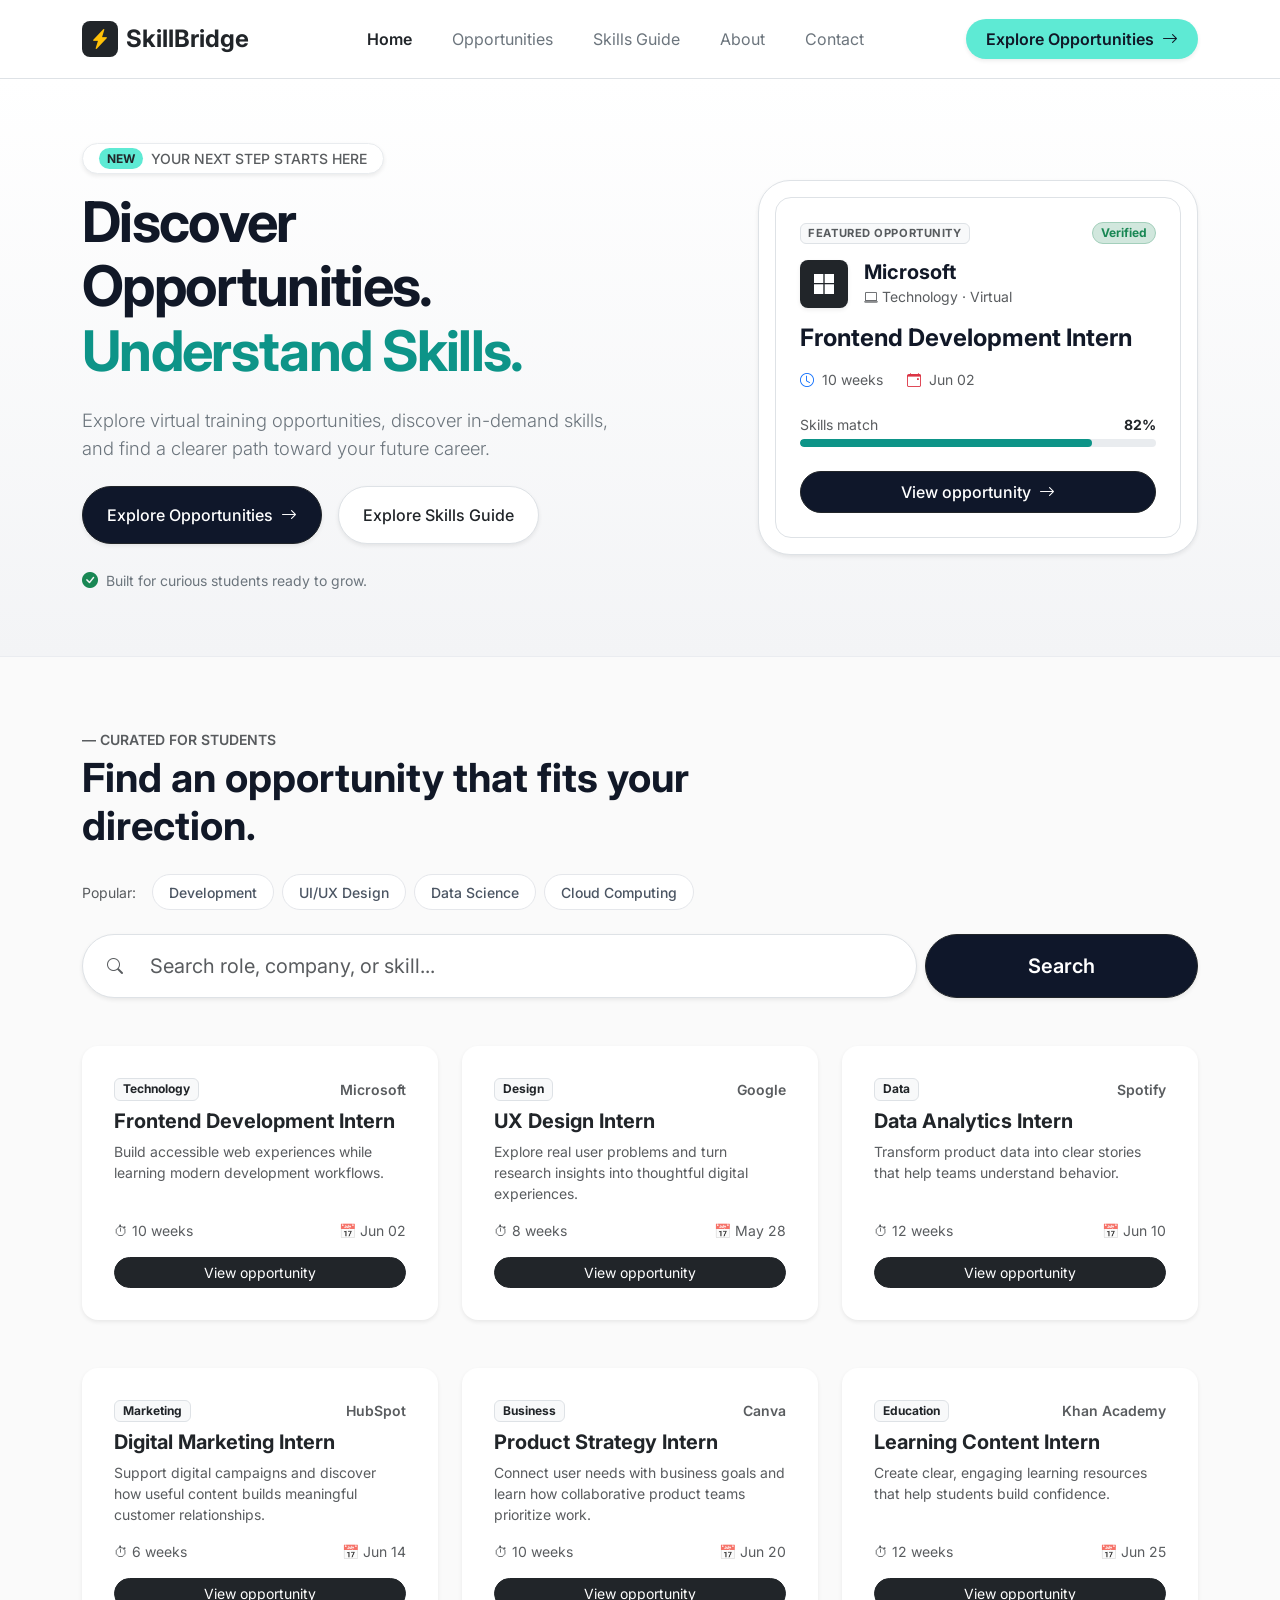
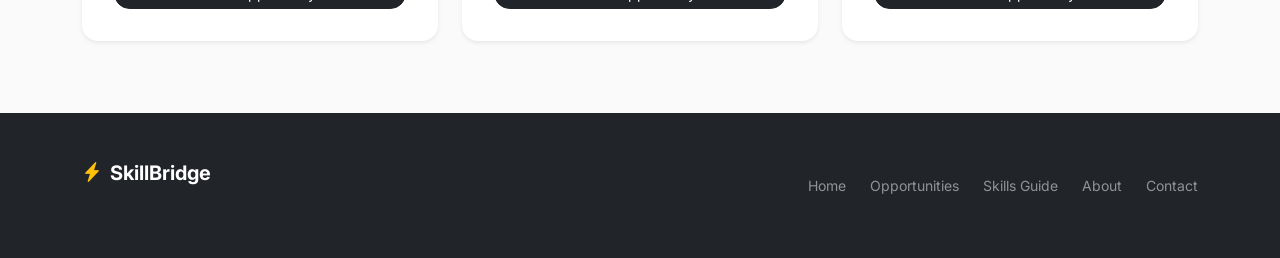
<file: skillbridge-project/index.html>
<!DOCTYPE html>
<html lang="en" dir="ltr">
<head>
    <meta charset="UTF-8">
    <meta name="viewport" content="width=device-width, initial-scale=1.0">
    <title>SkillBridge - Discover Opportunities, Understand Skills</title>
    <!-- Bootstrap 5 CSS -->
    <link href="https://cdn.jsdelivr.net/npm/bootstrap@5.3.2/dist/css/bootstrap.min.css" rel="stylesheet">
    <!-- Bootstrap Icons -->
    <link rel="stylesheet" href="https://cdn.jsdelivr.net/npm/bootstrap-icons@1.11.1/font/bootstrap-icons.css">
    <!-- Google Fonts -->
    <link href="https://fonts.googleapis.com/css2?family=Inter:wght@400;500;600;700&display=swap" rel="stylesheet">
    <style>
        body {
            font-family: 'Inter', sans-serif;
            background-color: #fafafa;
            color: #111827;
            overflow-x: hidden;
            margin: 0;
            padding: 0;
        }
        .hero-section {
            background: linear-gradient(180deg, #ffffff 0%, #f3f4f6 100%);
            border-bottom: 1px solid #eaecf0;
            padding: 4rem 0;
        }
        .btn-teal {
            background-color: #5eead4;
            color: #111827;
            transition: all 0.2s ease;
            font-weight: 600;
            border-radius: 50rem;
            padding: 0.5rem 1.25rem;
            border: none;
        }
        .btn-teal:hover {
            background-color: #2dd4bf;
            color: #111827;
        }
        .filter-chip {
            background-color: #ffffff;
            border: 1px solid #e5e7eb;
            color: #4b5563;
            border-radius: 50rem;
            padding: 0.4rem 1rem;
            font-size: 0.875rem;
            font-weight: 500;
            transition: all 0.2s ease;
            text-decoration: none;
        }
        .filter-chip:hover {
            background-color: #0f172a;
            color: #ffffff;
            border-color: #0f172a;
        }
        /* منع أي تداخل نهائياً عبر Flexbox صريح */
        .hero-container-flex {
            display: flex;
            align-items: center;
            justify-content: space-between;
            gap: 3rem;
            flex-wrap: wrap;
        }
        .hero-left-box {
            flex: 1;
            min-width: 300px;
        }
        .hero-right-box {
            flex: 1;
            min-width: 300px;
            display: flex;
            justify-content: flex-end;
        }
        @media (max-width: 991px) {
            .hero-right-box {
                justify-content: center;
            }
        }
    </style>
</head>
<body>

    <!-- Navbar -->
    <nav class="navbar navbar-expand-lg bg-white py-3 border-bottom sticky-top">
        <div class="container">
            <a class="navbar-brand d-flex align-items-center gap-2 text-dark text-decoration-none fw-bold" href="index.html">
                <div class="bg-dark text-white rounded-3 p-1 d-flex align-items-center justify-content-center" style="width: 36px; height: 36px;">
                    <i class="bi bi-lightning-charge-fill text-warning"></i>
                </div>
                <span class="fs-4">SkillBridge</span>
            </a>
            <button class="navbar-toggler border-0" type="button" data-bs-toggle="collapse" data-bs-target="#navbarNav">
                <span class="navbar-toggler-icon"></span>
            </button>
            <div class="collapse navbar-collapse justify-content-center" id="navbarNav">
                <ul class="navbar-nav gap-4">
                    <li class="nav-item"><a class="nav-link active fw-semibold text-dark" href="index.html">Home</a></li>
                    <li class="nav-item"><a class="nav-link text-secondary" href="opportunities.html">Opportunities</a></li>
                    <li class="nav-item"><a class="nav-link text-secondary" href="skills-guide.html">Skills Guide</a></li>
                    <li class="nav-item"><a class="nav-link text-secondary" href="about.html">About</a></li>
                    <li class="nav-item"><a class="nav-link text-secondary" href="contact.html">Contact</a></li>
                </ul>
            </div>
            <div class="d-none d-lg-block">
                <a href="opportunities.html" class="btn btn-teal shadow-sm text-decoration-none">Explore Opportunities <i class="bi bi-arrow-right ms-1"></i></a>
            </div>
        </div>
    </nav>

    <!-- Hero Section مع استخدام Flexbox نقي لمنع التداخل تماماً -->
    <header class="hero-section">
        <div class="container">
            <div class="hero-container-flex">
                
                <!-- النص على اليسار -->
                <div class="hero-left-box">
                    <div class="d-inline-flex align-items-center gap-2 px-3 py-1 rounded-pill bg-white border border-light-subtle shadow-sm mb-3">
                        <span class="badge rounded-pill text-dark" style="background-color: #5eead4;">NEW</span>
                        <span class="small text-muted fw-medium">YOUR NEXT STEP STARTS HERE</span>
                    </div>
                    <h1 class="display-4 fw-bold mb-4" style="letter-spacing: -0.03em; line-height: 1.15;">
                        Discover Opportunities.<br>
                        <span style="color: #0d9488;">Understand Skills.</span>
                    </h1>
                    <p class="text-secondary lead mb-4" style="font-size: 1.15rem;">
                        Explore virtual training opportunities, discover in-demand skills, and find a clearer path toward your future career.
                    </p>
                    <div class="d-flex flex-wrap gap-3 align-items-center">
                        <a href="opportunities.html" class="btn btn-dark rounded-pill px-4 py-3 fw-medium text-white text-decoration-none shadow-sm" style="background-color: #0f172a;">
                            Explore Opportunities <i class="bi bi-arrow-right ms-1"></i>
                        </a>
                        <a href="skills-guide.html" class="btn btn-white bg-white rounded-pill px-4 py-3 text-dark fw-medium border text-decoration-none shadow-sm">
                            Explore Skills Guide
                        </a>
                    </div>
                    <div class="mt-4 text-secondary small d-flex align-items-center gap-2">
                        <i class="bi bi-check-circle-fill text-success fs-6"></i> Built for curious students ready to grow.
                    </div>
                </div>

                <!-- البطاقة على اليمين بعيداً عن النص تماماً -->
                <div class="hero-right-box">
                    <div class="p-3 bg-white rounded-5 border shadow-sm w-100" style="max-width: 440px;">
                        <div class="p-4 rounded-4 border bg-white">
                            <div class="d-flex justify-content-between align-items-center mb-3">
                                <span class="badge bg-light text-muted border text-uppercase" style="font-size: 0.7rem; letter-spacing: 0.05em;">Featured Opportunity</span>
                                <span class="badge text-success border border-success-subtle rounded-pill bg-success-subtle">Verified</span>
                            </div>
                            <div class="d-flex align-items-center gap-3 mb-3">
                                <div class="bg-dark text-white rounded-3 p-2 fw-bold d-flex align-items-center justify-content-center shadow-sm" style="width: 48px; height: 48px;">
                                    <i class="bi bi-microsoft fs-5"></i>
                                </div>
                                <div>
                                    <h5 class="mb-0 fw-bold">Microsoft</h5>
                                    <small class="text-muted"><i class="bi bi-laptop me-1"></i>Technology · Virtual</small>
                                </div>
                            </div>
                            <h4 class="fw-bold mb-3">Frontend Development Intern</h4>
                            <div class="d-flex gap-4 text-muted small mb-4">
                                <span><i class="bi bi-clock me-1 text-primary"></i> 10 weeks</span>
                                <span><i class="bi bi-calendar-event me-1 text-danger"></i> Jun 02</span>
                            </div>
                            <div class="mb-3">
                                <div class="d-flex justify-content-between small text-muted mb-1">
                                    <span>Skills match</span>
                                    <span class="fw-bold text-dark">82%</span>
                                </div>
                                <div class="progress" style="height: 8px;">
                                    <div class="progress-bar rounded-pill" style="width: 82%; background-color: #0d9488;"></div>
                                </div>
                            </div>
                            <a href="opportunities.html" class="btn btn-dark w-100 rounded-pill py-2 text-decoration-none text-white d-block text-center mt-4 fw-medium" style="background-color: #0f172a;">
                                View opportunity <i class="bi bi-arrow-right ms-1"></i>
                            </a>
                        </div>
                    </div>
                </div>

            </div>
        </div>
    </header>

    <!-- Search Section -->
    <section class="container my-5 pt-4">
        <div class="row mb-4 align-items-end">
            <div class="col-lg-8">
                <p class="text-uppercase text-muted fw-semibold small mb-1">— CURATED FOR STUDENTS</p>
                <h2 class="fw-bold display-6 mb-0">Find an opportunity that fits your direction.</h2>
            </div>
        </div>

        <!-- Quick Filters -->
        <div class="d-flex flex-wrap gap-2 mb-4">
            <span class="text-muted small align-self-center me-2">Popular:</span>
            <a href="#" class="filter-chip">Development</a>
            <a href="#" class="filter-chip">UI/UX Design</a>
            <a href="#" class="filter-chip">Data Science</a>
            <a href="#" class="filter-chip">Cloud Computing</a>
        </div>

        <!-- Search Form -->
        <form id="searchForm" class="row g-2 mb-5">
            <div class="col-md-9">
                <div class="input-group bg-white rounded-pill border shadow-sm">
                    <span class="input-group-text bg-transparent border-0 ps-4 text-muted">
                        <i class="bi bi-search"></i>
                    </span>
                    <input type="text" id="searchInput" class="form-control form-control-lg border-0 bg-transparent py-3 shadow-none" placeholder="Search role, company, or skill..." required>
                </div>
            </div>
            <div class="col-md-3">
                <button type="submit" class="btn btn-dark btn-lg w-100 rounded-pill py-3 fw-semibold shadow-sm" style="background-color: #0f172a;">
                    Search
                </button>
            </div>
        </form>

        <!-- Dynamic Results Container -->
        <div id="resultsContainer" class="row g-4"></div>
    </section>

    <!-- Footer -->
    <footer class="bg-dark text-white py-5 mt-5">
        <div class="container d-flex flex-column flex-md-row justify-content-between align-items-center gap-3">
            <div>
                <h5 class="fw-bold mb-1 d-flex align-items-center gap-2">
                    <i class="bi bi-lightning-charge-fill text-warning"></i> SkillBridge
                </h5>
                <p class="text-muted small mb-0">Discover Opportunities. Understand Skills.</p>
            </div>
            <div class="d-flex gap-4 text-muted small">
                <a href="index.html" class="text-white-50 text-decoration-none">Home</a>
                <a href="opportunities.html" class="text-white-50 text-decoration-none">Opportunities</a>
                <a href="skills-guide.html" class="text-white-50 text-decoration-none">Skills Guide</a>
                <a href="about.html" class="text-white-50 text-decoration-none">About</a>
                <a href="contact.html" class="text-white-50 text-decoration-none">Contact</a>
            </div>
        </div>
    </footer>

    <!-- JS Files -->
    <script src="js/api.js"></script>
    <script src="js/main.js"></script>
    <script src="https://cdn.jsdelivr.net/npm/bootstrap@5.3.2/dist/js/bootstrap.bundle.min.js"></script>
</body>
</html>
</file>
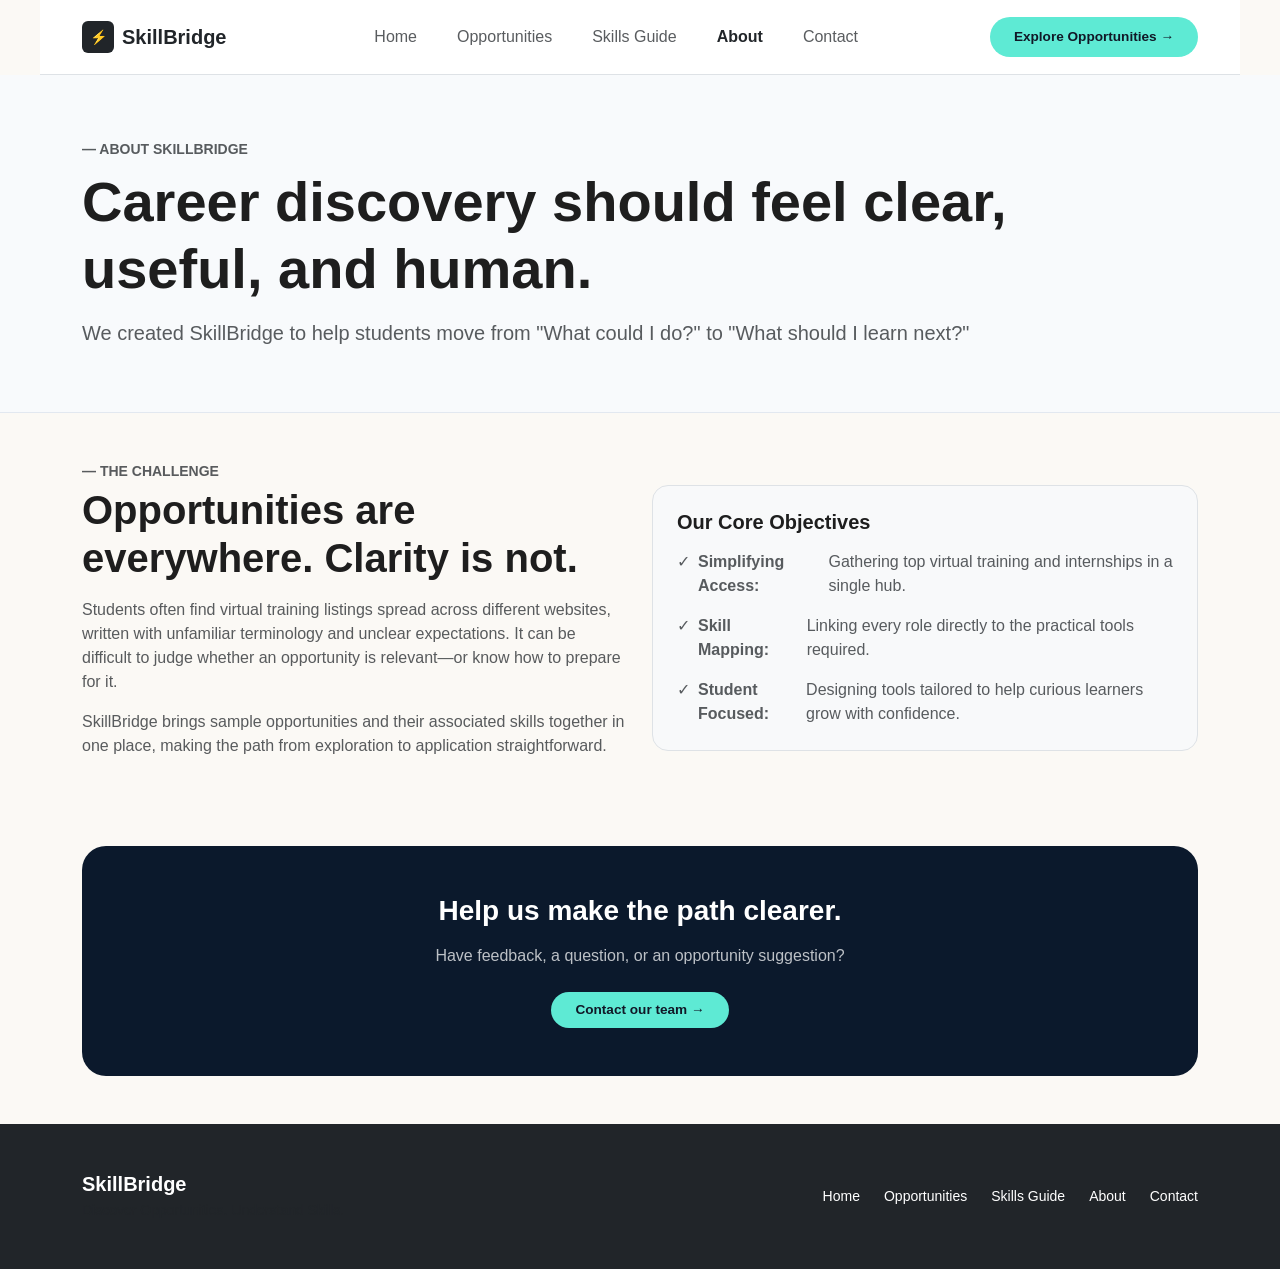
<file: skillbridge-project/about.html>
<!DOCTYPE html>
<html lang="en">
<head>
    <meta charset="UTF-8">
    <meta name="viewport" content="width=device-width, initial-scale=1.0">
    <title>SkillBridge - About Us</title>
    <!-- Bootstrap 5 CSS -->
    <link href="https://cdn.jsdelivr.net/npm/bootstrap@5.3.2/dist/css/bootstrap.min.css" rel="stylesheet">
    <!-- Google Fonts & Custom Stylesheet -->
    <link href="https://fonts.googleapis.com/css2?family=Inter:wght@400;500;600;700&display=swap" rel="stylesheet">
    <link rel="stylesheet" href="css/style.css">
    <style>
        .about-header {
            background-color: #f8fafc;
            border-bottom: 1px solid #e2e8f0;
            padding: 4rem 0;
        }
        .challenge-box {
            background-color: #0b192c;
            color: #ffffff;
            border-radius: 1.5rem;
            padding: 3rem;
        }
    </style>
</head>
<body>

    <!-- Navbar -->
    <nav class="navbar navbar-expand-lg bg-white py-3 border-bottom">
        <div class="container">
            <a class="navbar-brand d-flex align-items-center gap-2 text-dark text-decoration-none fw-bold" href="index.html">
                <div class="bg-dark text-white rounded p-1 d-flex align-items-center justify-content-center" style="width: 32px; height: 32px;">
                    <span style="font-size: 14px;">⚡</span>
                </div>
                SkillBridge
            </a>
            <button class="navbar-toggler" type="button" data-bs-toggle="collapse" data-bs-target="#navbarNav">
                <span class="navbar-toggler-icon"></span>
            </button>
            <div class="collapse navbar-collapse justify-content-center" id="navbarNav">
                <ul class="navbar-nav gap-4">
                    <li class="nav-item"><a class="nav-link text-muted" href="index.html">Home</a></li>
                    <li class="nav-item"><a class="nav-link text-muted" href="opportunities.html">Opportunities</a></li>
                    <li class="nav-item"><a class="nav-link text-muted" href="skills-guide.html">Skills Guide</a></li>
                    <li class="nav-item"><a class="nav-link active fw-semibold text-dark" href="about.html">About</a></li>
                    <li class="nav-item"><a class="nav-link text-muted" href="contact.html">Contact</a></li>
                </ul>
            </div>
            <div class="d-none d-lg-block">
                <a href="opportunities.html" class="btn px-4 rounded-pill fw-semibold" style="background-color: #5eead4; color: #111827;">Explore Opportunities →</a>
            </div>
        </div>
    </nav>

    <!-- About Header -->
    <header class="about-header">
        <div class="container">
            <p class="text-uppercase text-muted fw-semibold small mb-2">— ABOUT SKILLBRIDGE</p>
            <h1 class="fw-bold display-4 mb-3">Career discovery should feel clear, useful, and human.</h1>
            <p class="text-muted lead mb-0">We created SkillBridge to help students move from "What could I do?" to "What should I learn next?"</p>
        </div>
    </header>

    <!-- Main Content -->
    <main class="container my-5">
        <div class="row align-items-center mb-5 pb-4">
            <div class="col-lg-6 mb-4 mb-lg-0">
                <p class="text-uppercase text-muted fw-semibold small mb-1">— THE CHALLENGE</p>
                <h2 class="fw-bold display-6 mb-3">Opportunities are everywhere. Clarity is not.</h2>
                <p class="text-muted">Students often find virtual training listings spread across different websites, written with unfamiliar terminology and unclear expectations. It can be difficult to judge whether an opportunity is relevant—or know how to prepare for it.</p>
                <p class="text-muted">SkillBridge brings sample opportunities and their associated skills together in one place, making the path from exploration to application straightforward.</p>
            </div>
            <div class="col-lg-6">
                <div class="p-4 bg-light rounded-4 border">
                    <h5 class="fw-bold mb-3">Our Core Objectives</h5>
                    <ul class="list-unstyled text-muted mb-0">
                        <li class="mb-3 d-flex gap-2">✓ <strong>Simplifying Access:</strong> Gathering top virtual training and internships in a single hub.</li>
                        <li class="mb-3 d-flex gap-2">✓ <strong>Skill Mapping:</strong> Linking every role directly to the practical tools required.</li>
                        <li class="mb-0 d-flex gap-2">✓ <strong>Student Focused:</strong> Designing tools tailored to help curious learners grow with confidence.</li>
                    </ul>
                </div>
            </div>
        </div>

        <!-- Call to Action Box -->
        <div class="challenge-box text-center">
            <h3 class="fw-bold mb-3">Help us make the path clearer.</h3>
            <p class="text-light opacity-75 mb-4">Have feedback, a question, or an opportunity suggestion?</p>
            <a href="contact.html" class="btn px-4 py-2 rounded-pill fw-semibold" style="background-color: #5eead4; color: #111827;">Contact our team →</a>
        </div>
    </main>

    <!-- Footer -->
    <footer class="bg-dark text-white py-5 mt-5">
        <div class="container d-flex flex-column flex-md-row justify-content-between align-items-center">
            <div class="mb-3 mb-md-0">
                <h5 class="fw-bold mb-1">SkillBridge</h5>
                <p class="text-muted small mb-0">Discover Opportunities. Understand Skills.</p>
            </div>
            <div class="d-flex gap-4 text-muted small">
                <a href="index.html" class="text-white text-decoration-none">Home</a>
                <a href="opportunities.html" class="text-white text-decoration-none">Opportunities</a>
                <a href="skills-guide.html" class="text-white text-decoration-none">Skills Guide</a>
                <a href="about.html" class="text-white text-decoration-none">About</a>
                <a href="contact.html" class="text-white text-decoration-none">Contact</a>
            </div>
        </div>
    </footer>

    <!-- Bootstrap JS Bundle -->
    <script src="https://cdn.jsdelivr.net/npm/bootstrap@5.3.2/dist/js/bootstrap.bundle.min.js"></script>
</body>
</html>
</file>
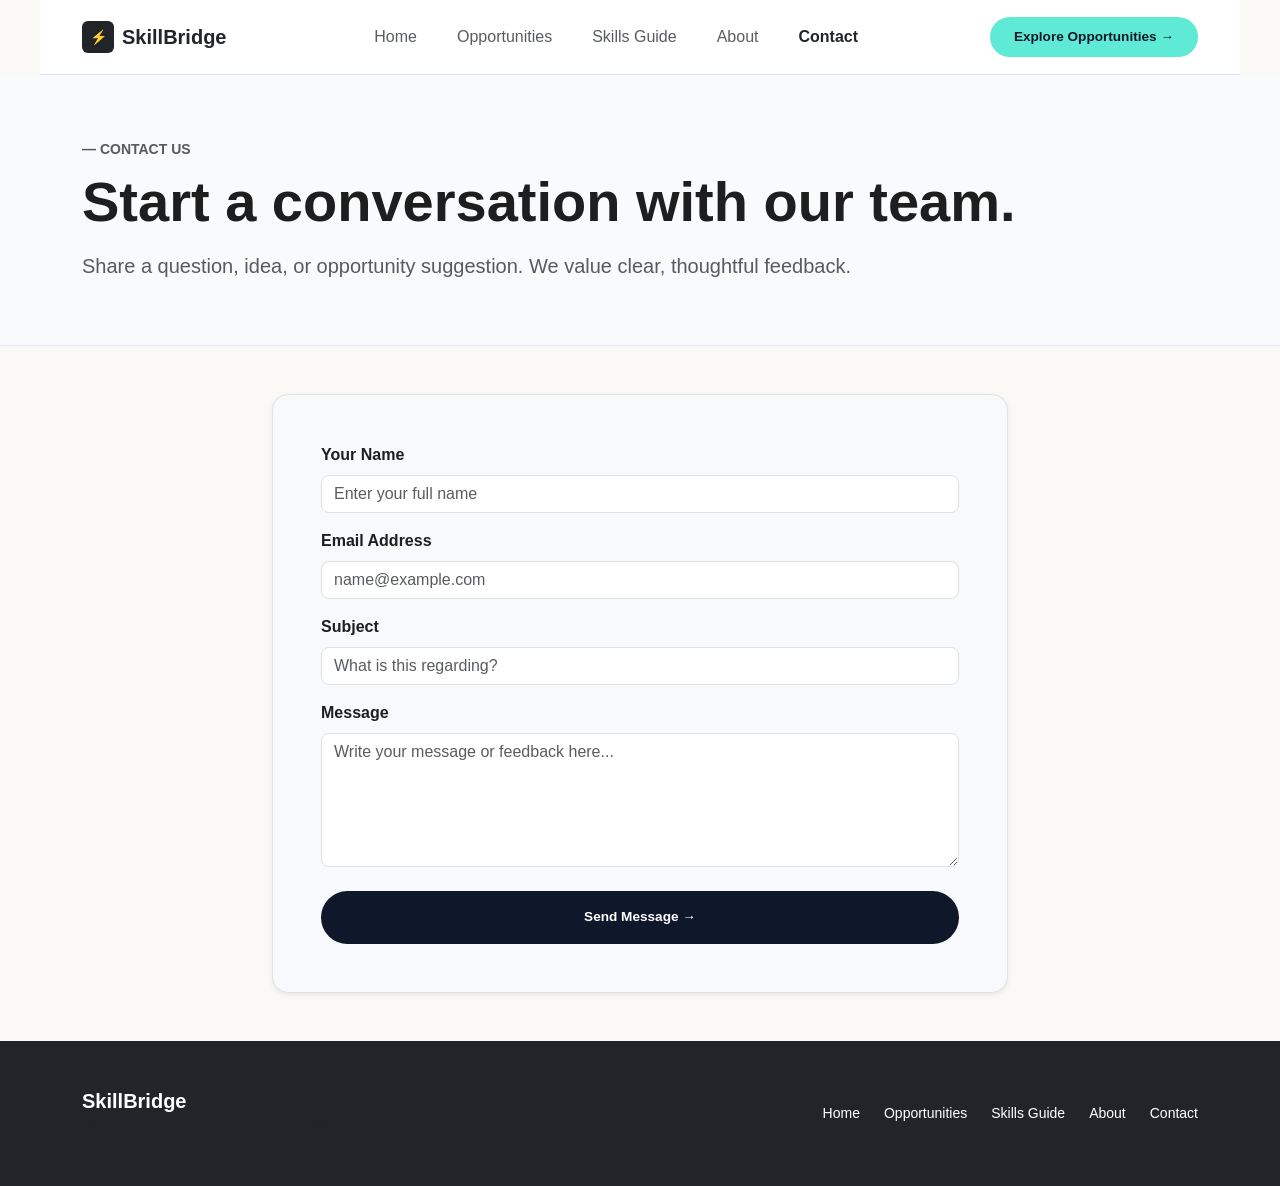
<file: skillbridge-project/contact.html>
<!DOCTYPE html>
<html lang="en">
<head>
    <meta charset="UTF-8">
    <meta name="viewport" content="width=device-width, initial-scale=1.0">
    <title>SkillBridge - Contact Us</title>
    <!-- Bootstrap 5 CSS -->
    <link href="https://cdn.jsdelivr.net/npm/bootstrap@5.3.2/dist/css/bootstrap.min.css" rel="stylesheet">
    <!-- Google Fonts & Custom Stylesheet -->
    <link href="https://fonts.googleapis.com/css2?family=Inter:wght@400;500;600;700&display=swap" rel="stylesheet">
    <link rel="stylesheet" href="css/style.css">
    <style>
        .contact-header {
            background-color: #f8fafc;
            border-bottom: 1px solid #e2e8f0;
            padding: 4rem 0;
        }
    </style>
</head>
<body>

    <!-- Navbar -->
    <nav class="navbar navbar-expand-lg bg-white py-3 border-bottom">
        <div class="container">
            <a class="navbar-brand d-flex align-items-center gap-2 text-dark text-decoration-none fw-bold" href="index.html">
                <div class="bg-dark text-white rounded p-1 d-flex align-items-center justify-content-center" style="width: 32px; height: 32px;">
                    <span style="font-size: 14px;">⚡</span>
                </div>
                SkillBridge
            </a>
            <button class="navbar-toggler" type="button" data-bs-toggle="collapse" data-bs-target="#navbarNav">
                <span class="navbar-toggler-icon"></span>
            </button>
            <div class="collapse navbar-collapse justify-content-center" id="navbarNav">
                <ul class="navbar-nav gap-4">
                    <li class="nav-item"><a class="nav-link text-muted" href="index.html">Home</a></li>
                    <li class="nav-item"><a class="nav-link text-muted" href="opportunities.html">Opportunities</a></li>
                    <li class="nav-item"><a class="nav-link text-muted" href="skills-guide.html">Skills Guide</a></li>
                    <li class="nav-item"><a class="nav-link text-muted" href="about.html">About</a></li>
                    <li class="nav-item"><a class="nav-link active fw-semibold text-dark" href="contact.html">Contact</a></li>
                </ul>
            </div>
            <div class="d-none d-lg-block">
                <a href="opportunities.html" class="btn px-4 rounded-pill fw-semibold" style="background-color: #5eead4; color: #111827;">Explore Opportunities →</a>
            </div>
        </div>
    </nav>

    <!-- Contact Header -->
    <header class="contact-header">
        <div class="container">
            <p class="text-uppercase text-muted fw-semibold small mb-2">— CONTACT US</p>
            <h1 class="fw-bold display-4 mb-3">Start a conversation with our team.</h1>
            <p class="text-muted lead mb-0">Share a question, idea, or opportunity suggestion. We value clear, thoughtful feedback.</p>
        </div>
    </header>

    <!-- Main Contact Form Section -->
    <main class="container my-5">
        <div class="row justify-content-center">
            <div class="col-lg-8">
                <div class="p-4 p-md-5 bg-light rounded-4 border shadow-sm">
                    <form>
                        <div class="mb-3">
                            <label for="name" class="form-label fw-semibold">Your Name</label>
                            <input type="text" class="form-control rounded-3" id="name" placeholder="Enter your full name" required>
                        </div>
                        <div class="mb-3">
                            <label for="email" class="form-label fw-semibold">Email Address</label>
                            <input type="email" class="form-control rounded-3" id="email" placeholder="name@example.com" required>
                        </div>
                        <div class="mb-3">
                            <label for="subject" class="form-label fw-semibold">Subject</label>
                            <input type="text" class="form-control rounded-3" id="subject" placeholder="What is this regarding?" required>
                        </div>
                        <div class="mb-4">
                            <label for="message" class="form-label fw-semibold">Message</label>
                            <textarea class="form-control rounded-3" id="message" rows="5" placeholder="Write your message or feedback here..." required></textarea>
                        </div>
                        <button type="submit" class="btn btn-dark w-100 py-3 rounded-pill fw-semibold" style="background-color: #0f172a;">Send Message →</button>
                    </form>
                </div>
            </div>
        </div>
    </main>

    <!-- Footer -->
    <footer class="bg-dark text-white py-5 mt-5">
        <div class="container d-flex flex-column flex-md-row justify-content-between align-items-center">
            <div class="mb-3 mb-md-0">
                <h5 class="fw-bold mb-1">SkillBridge</h5>
                <p class="text-muted small mb-0">Discover Opportunities. Understand Skills.</p>
            </div>
            <div class="d-flex gap-4 text-muted small">
                <a href="index.html" class="text-white text-decoration-none">Home</a>
                <a href="opportunities.html" class="text-white text-decoration-none">Opportunities</a>
                <a href="skills-guide.html" class="text-white text-decoration-none">Skills Guide</a>
                <a href="about.html" class="text-white text-decoration-none">About</a>
                <a href="contact.html" class="text-white text-decoration-none">Contact</a>
            </div>
        </div>
    </footer>

    <!-- Bootstrap JS Bundle -->
    <script src="https://cdn.jsdelivr.net/npm/bootstrap@5.3.2/dist/js/bootstrap.bundle.min.js"></script>
</body>
</html>
</file>
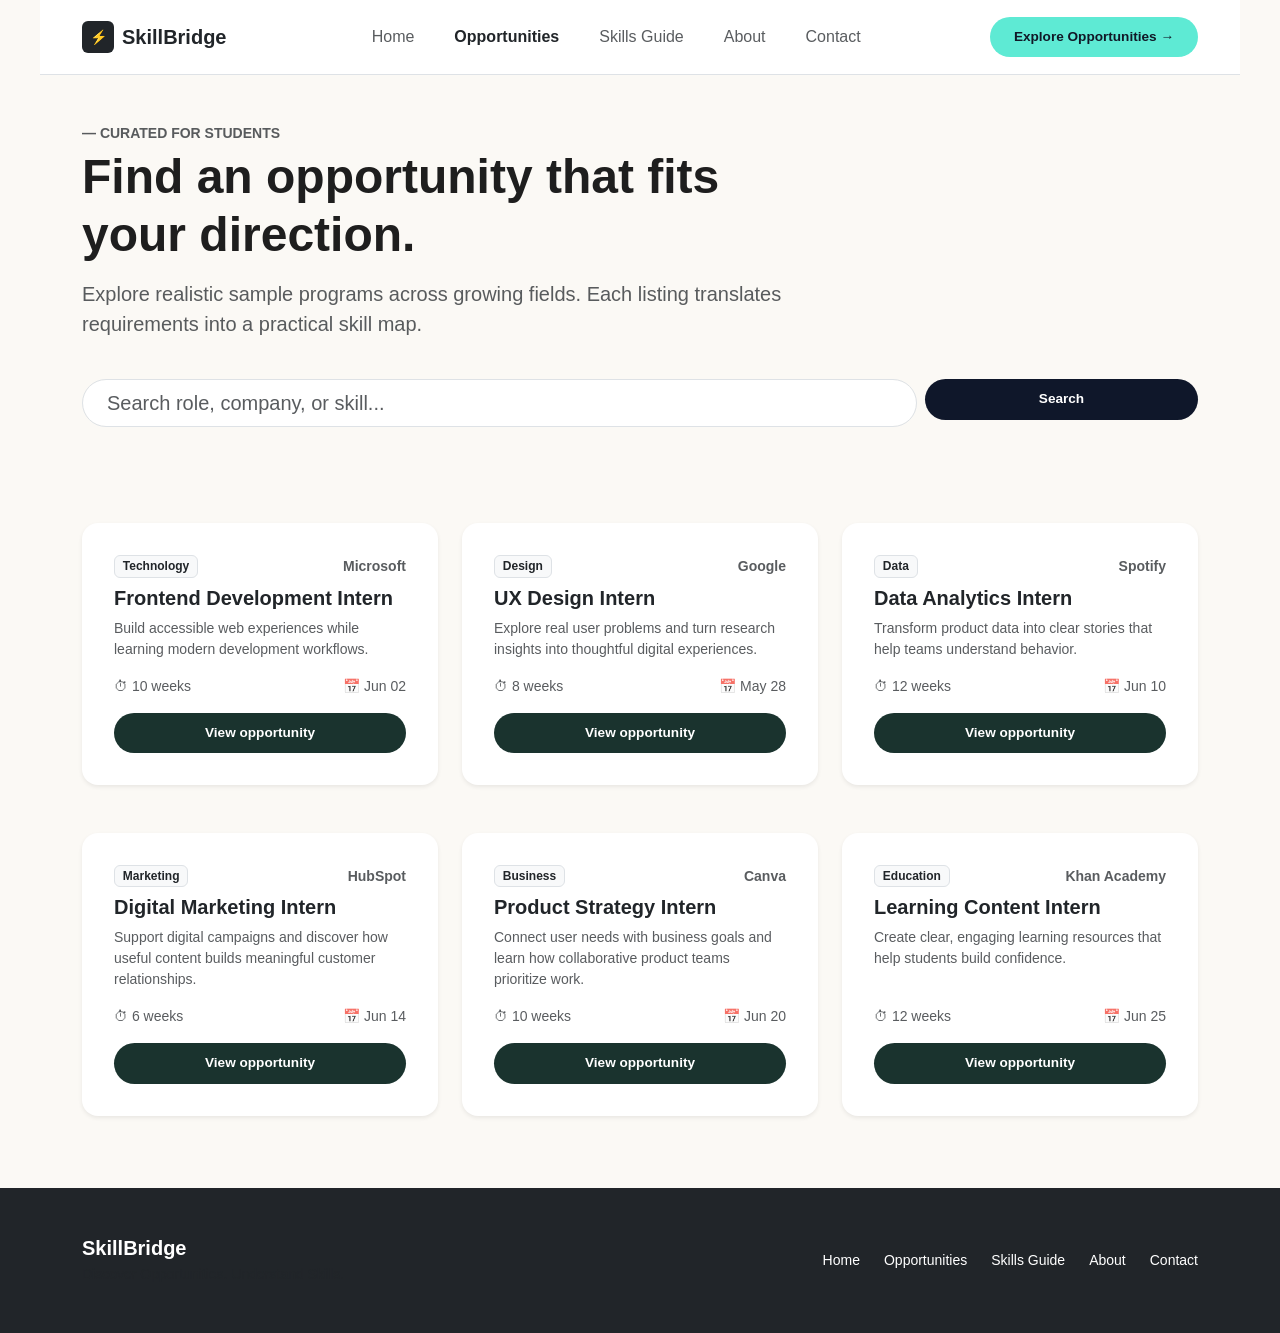
<file: skillbridge-project/opportunities.html>
<!DOCTYPE html>
<html lang="en">
<head>
    <meta charset="UTF-8">
    <meta name="viewport" content="width=device-width, initial-scale=1.0">
    <title>SkillBridge - Opportunities</title>
    <!-- Bootstrap 5 CSS -->
    <link href="https://cdn.jsdelivr.net/npm/bootstrap@5.3.2/dist/css/bootstrap.min.css" rel="stylesheet">
    <!-- Google Fonts & Custom Stylesheet -->
    <link href="https://fonts.googleapis.com/css2?family=Inter:wght@400;500;600;700&display=swap" rel="stylesheet">
    <link rel="stylesheet" href="css/style.css">
</head>
<body>

    <!-- Navbar -->
    <nav class="navbar navbar-expand-lg bg-white py-3 border-bottom">
        <div class="container">
            <a class="navbar-brand d-flex align-items-center gap-2 text-dark text-decoration-none fw-bold" href="index.html">
                <div class="bg-dark text-white rounded p-1 d-flex align-items-center justify-content-center" style="width: 32px; height: 32px;">
                    <span style="font-size: 14px;">⚡</span>
                </div>
                SkillBridge
            </a>
            <button class="navbar-toggler" type="button" data-bs-toggle="collapse" data-bs-target="#navbarNav">
                <span class="navbar-toggler-icon"></span>
            </button>
            <div class="collapse navbar-collapse justify-content-center" id="navbarNav">
                <ul class="navbar-nav gap-4">
                    <li class="nav-item"><a class="nav-link text-muted" href="index.html">Home</a></li>
                    <li class="nav-item"><a class="nav-link active fw-semibold text-dark" href="opportunities.html">Opportunities</a></li>
                    <li class="nav-item"><a class="nav-link text-muted" href="skills-guide.html">Skills Guide</a></li>
                    <li class="nav-item"><a class="nav-link text-muted" href="about.html">About</a></li>
                    <li class="nav-item"><a class="nav-link text-muted" href="contact.html">Contact</a></li>
                </ul>
            </div>
            <div class="d-none d-lg-block">
                <a href="opportunities.html" class="btn btn-teal px-4 rounded-pill fw-semibold" style="background-color: #5eead4; color: #111827;">Explore Opportunities →</a>
            </div>
        </div>
    </nav>

    <!-- Header Section -->
    <header class="container py-5">
        <div class="row mb-4">
            <div class="col-lg-8">
                <p class="text-uppercase text-muted fw-semibold small mb-1">— CURATED FOR STUDENTS</p>
                <h1 class="fw-bold display-5 mb-3">Find an opportunity that fits your direction.</h1>
                <p class="text-muted lead">Explore realistic sample programs across growing fields. Each listing translates requirements into a practical skill map.</p>
            </div>
        </div>

        <!-- Search Form -->
        <form id="searchForm" class="row g-2 mb-5">
            <div class="col-md-9">
                <input type="text" id="searchInput" class="form-control form-control-lg rounded-pill px-4 border" placeholder="Search role, company, or skill..." required>
            </div>
            <div class="col-md-3">
                <button type="submit" class="btn btn-dark btn-lg w-100 rounded-pill" style="background-color: #0f172a;">Search</button>
            </div>
        </form>
    </header>

    <!-- Opportunities Grid Section -->
    <main class="container mb-5">
        <div id="resultsContainer" class="row g-4">
            <!-- Dynamic Cards will be injected here via main.js -->
        </div>
    </main>

    <!-- Footer -->
    <footer class="bg-dark text-white py-5 mt-5">
        <div class="container d-flex flex-column flex-md-row justify-content-between align-items-center">
            <div class="mb-3 mb-md-0">
                <h5 class="fw-bold mb-1">SkillBridge</h5>
                <p class="text-muted small mb-0">Discover Opportunities. Understand Skills.</p>
            </div>
            <div class="d-flex gap-4 text-muted small">
                <a href="index.html" class="text-white text-decoration-none">Home</a>
                <a href="opportunities.html" class="text-white text-decoration-none">Opportunities</a>
                <a href="skills-guide.html" class="text-white text-decoration-none">Skills Guide</a>
                <a href="about.html" class="text-white text-decoration-none">About</a>
                <a href="contact.html" class="text-white text-decoration-none">Contact</a>
            </div>
        </div>
    </footer>

    <!-- JS Files -->
    <script src="js/api.js"></script>
    <script src="js/main.js"></script>
    <script src="https://cdn.jsdelivr.net/npm/bootstrap@5.3.2/dist/js/bootstrap.bundle.min.js"></script>
</body>
</html>
</file>
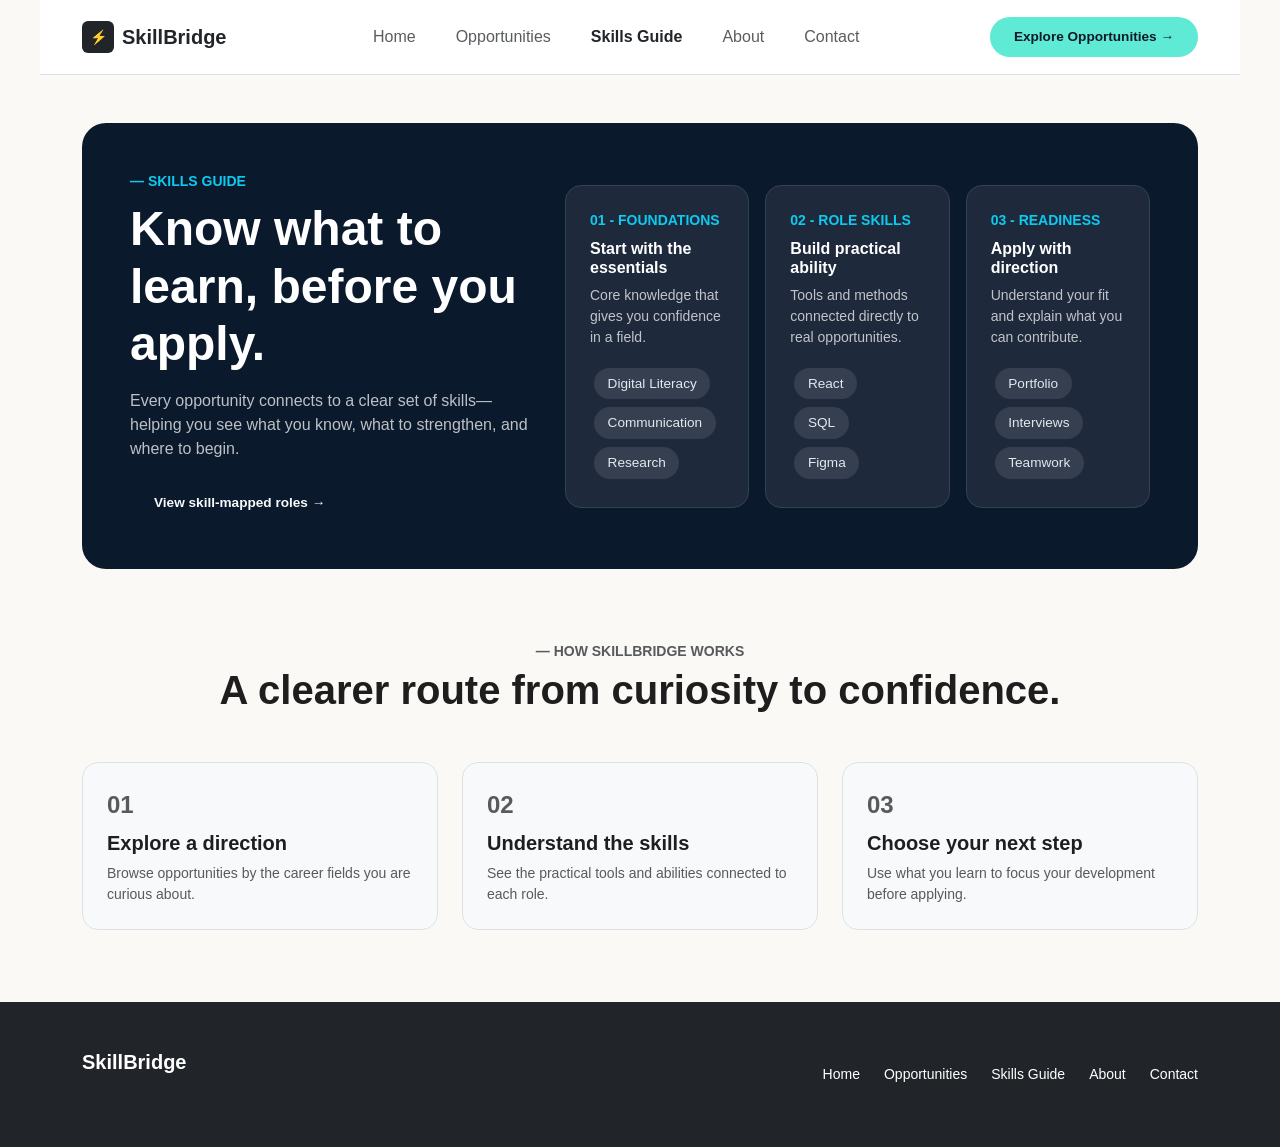
<file: skillbridge-project/skills-guide.html>
<!DOCTYPE html>
<html lang="en">
<head>
    <meta charset="UTF-8">
    <meta name="viewport" content="width=device-width, initial-scale=1.0">
    <title>SkillBridge - Skills Guide</title>
    <!-- Bootstrap 5 CSS -->
    <link href="https://cdn.jsdelivr.net/npm/bootstrap@5.3.2/dist/css/bootstrap.min.css" rel="stylesheet">
    <!-- Google Fonts & Custom Stylesheet -->
    <link href="https://fonts.googleapis.com/css2?family=Inter:wght@400;500;600;700&display=swap" rel="stylesheet">
    <link rel="stylesheet" href="css/style.css">
    <style>
        .skills-banner {
            background-color: #0b192c;
            color: #ffffff;
            border-radius: 1.5rem;
            padding: 3rem;
        }
        .step-card {
            background-color: #1e293b;
            border: 1px solid #334155;
            border-radius: 1rem;
            padding: 1.5rem;
            color: #ffffff;
            height: 100%;
        }
        .skill-tag {
            background-color: rgba(255, 255, 255, 0.1);
            color: #e2e8f0;
            border-radius: 50rem;
            padding: 0.35rem 0.85rem;
            font-size: 0.85rem;
            display: inline-block;
            margin: 0.25rem;
        }
    </style>
</head>
<body>

    <!-- Navbar -->
    <nav class="navbar navbar-expand-lg bg-white py-3 border-bottom">
        <div class="container">
            <a class="navbar-brand d-flex align-items-center gap-2 text-dark text-decoration-none fw-bold" href="index.html">
                <div class="bg-dark text-white rounded p-1 d-flex align-items-center justify-content-center" style="width: 32px; height: 32px;">
                    <span style="font-size: 14px;">⚡</span>
                </div>
                SkillBridge
            </a>
            <button class="navbar-toggler" type="button" data-bs-toggle="collapse" data-bs-target="#navbarNav">
                <span class="navbar-toggler-icon"></span>
            </button>
            <div class="collapse navbar-collapse justify-content-center" id="navbarNav">
                <ul class="navbar-nav gap-4">
                    <li class="nav-item"><a class="nav-link text-muted" href="index.html">Home</a></li>
                    <li class="nav-item"><a class="nav-link text-muted" href="opportunities.html">Opportunities</a></li>
                    <li class="nav-item"><a class="nav-link active fw-semibold text-dark" href="skills-guide.html">Skills Guide</a></li>
                    <li class="nav-item"><a class="nav-link text-muted" href="about.html">About</a></li>
                    <li class="nav-item"><a class="nav-link text-muted" href="contact.html">Contact</a></li>
                </ul>
            </div>
            <div class="d-none d-lg-block">
                <a href="opportunities.html" class="btn px-4 rounded-pill fw-semibold" style="background-color: #5eead4; color: #111827;">Explore Opportunities →</a>
            </div>
        </div>
    </nav>

    <!-- Skills Banner Section -->
    <main class="container my-5">
        <div class="skills-banner mb-5">
            <div class="row align-items-center">
                <div class="col-lg-5 mb-4 mb-lg-0">
                    <p class="text-uppercase text-info fw-semibold small mb-2">— SKILLS GUIDE</p>
                    <h1 class="fw-bold display-5 mb-3">Know what to learn, before you apply.</h1>
                    <p class="text-light opacity-75 mb-4">Every opportunity connects to a clear set of skills—helping you see what you know, what to strengthen, and where to begin.</p>
                    <a href="opportunities.html" class="btn btn-outline-light rounded-pill px-4 py-2">View skill-mapped roles →</a>
                </div>
                <div class="col-lg-7">
                    <div class="row g-3">
                        <div class="col-md-4">
                            <div class="step-card">
                                <span class="text-info fw-bold small d-block mb-2">01 - FOUNDATIONS</span>
                                <h6 class="fw-bold text-white mb-2">Start with the essentials</h6>
                                <p class="small text-light opacity-75 mb-3">Core knowledge that gives you confidence in a field.</p>
                                <div>
                                    <span class="skill-tag">Digital Literacy</span>
                                    <span class="skill-tag">Communication</span>
                                    <span class="skill-tag">Research</span>
                                </div>
                            </div>
                        </div>
                        <div class="col-md-4">
                            <div class="step-card">
                                <span class="text-info fw-bold small d-block mb-2">02 - ROLE SKILLS</span>
                                <h6 class="fw-bold text-white mb-2">Build practical ability</h6>
                                <p class="small text-light opacity-75 mb-3">Tools and methods connected directly to real opportunities.</p>
                                <div>
                                    <span class="skill-tag">React</span>
                                    <span class="skill-tag">SQL</span>
                                    <span class="skill-tag">Figma</span>
                                </div>
                            </div>
                        </div>
                        <div class="col-md-4">
                            <div class="step-card">
                                <span class="text-info fw-bold small d-block mb-2">03 - READINESS</span>
                                <h6 class="fw-bold text-white mb-2">Apply with direction</h6>
                                <p class="small text-light opacity-75 mb-3">Understand your fit and explain what you can contribute.</p>
                                <div>
                                    <span class="skill-tag">Portfolio</span>
                                    <span class="skill-tag">Interviews</span>
                                    <span class="skill-tag">Teamwork</span>
                                </div>
                            </div>
                        </div>
                    </div>
                </div>
            </div>
        </div>

        <!-- How SkillBridge Works Section -->
        <div class="py-4 text-center">
            <p class="text-uppercase text-muted fw-semibold small mb-1">— HOW SKILLBRIDGE WORKS</p>
            <h2 class="fw-bold display-6 mb-5">A clearer route from curiosity to confidence.</h2>
            <div class="row g-4 text-start">
                <div class="col-md-4">
                    <div class="p-4 border rounded-4 h-100 bg-light">
                        <span class="fs-4 fw-bold text-muted d-block mb-2">01</span>
                        <h5 class="fw-bold mb-2">Explore a direction</h5>
                        <p class="text-muted small mb-0">Browse opportunities by the career fields you are curious about.</p>
                    </div>
                </div>
                <div class="col-md-4">
                    <div class="p-4 border rounded-4 h-100 bg-light">
                        <span class="fs-4 fw-bold text-muted d-block mb-2">02</span>
                        <h5 class="fw-bold mb-2">Understand the skills</h5>
                        <p class="text-muted small mb-0">See the practical tools and abilities connected to each role.</p>
                    </div>
                </div>
                <div class="col-md-4">
                    <div class="p-4 border rounded-4 h-100 bg-light">
                        <span class="fs-4 fw-bold text-muted d-block mb-2">03</span>
                        <h5 class="fw-bold mb-2">Choose your next step</h5>
                        <p class="text-muted small mb-0">Use what you learn to focus your development before applying.</p>
                    </div>
                </div>
            </div>
        </div>
    </main>

    <!-- Footer -->
    <footer class="bg-dark text-white py-5 mt-5">
        <div class="container d-flex flex-column flex-md-row justify-content-between align-items-center">
            <div class="mb-3 mb-md-0">
                <h5 class="fw-bold mb-1">SkillBridge</h5>
                <p class="text-muted small mb-0">Discover Opportunities. Understand Skills.</p>
            </div>
            <div class="d-flex gap-4 text-muted small">
                <a href="index.html" class="text-white text-decoration-none">Home</a>
                <a href="opportunities.html" class="text-white text-decoration-none">Opportunities</a>
                <a href="skills-guide.html" class="text-white text-decoration-none">Skills Guide</a>
                <a href="about.html" class="text-white text-decoration-none">About</a>
                <a href="contact.html" class="text-white text-decoration-none">Contact</a>
            </div>
        </div>
    </footer>

    <!-- Bootstrap JS Bundle -->
    <script src="https://cdn.jsdelivr.net/npm/bootstrap@5.3.2/dist/js/bootstrap.bundle.min.js"></script>
</body>
</html>
</file>
<file: skillbridge-project/css/style.css>
:root {
    --bg-main: #FBF9F5;
    --primary-color: #E05A47;
    --dark-green: #1A332E;
    --text-dark: #1E1E1E;
    --text-muted: #666666;
    --border-color: #E2E2E2;
    --font-main: 'Plus Jakarta Sans', sans-serif;
}

* { box-sizing: border-box; margin: 0; padding: 0; }
body { font-family: var(--font-main); background-color: var(--bg-main); color: var(--text-dark); line-height: 1.5; }

/* Navbar */
.navbar { max-width: 1200px; margin: 0 auto; padding: 20px 24px; display: flex; align-items: center; justify-content: space-between; }
.logo-container { display: flex; align-items: center; gap: 8px; text-decoration: none; color: inherit; }
.logo-icon { width: 32px; height: 32px; background-color: var(--primary-color); color: white; border-radius: 8px; display: flex; align-items: center; justify-content: center; font-weight: bold; }
.nav-links { display: flex; gap: 32px; list-style: none; }
.nav-links a { text-decoration: none; color: var(--text-muted); font-size: 0.9rem; font-weight: 500; transition: color 0.2s; }
.nav-links a.active, .nav-links a:hover { color: var(--primary-color); }

/* Hero Section */
.hero-section { max-width: 1200px; margin: 40px auto; padding: 0 24px; display: grid; grid-template-columns: 1fr 1fr; gap: 48px; align-items: center; }
.hero-title { font-size: 3.2rem; line-height: 1.1; font-weight: 700; margin-bottom: 16px; }
.highlight { color: var(--primary-color); }
.hero-description { color: var(--text-muted); font-size: 1.1rem; margin-bottom: 24px; }

/* Buttons & Pills */
.btn { padding: 10px 20px; border-radius: 20px; font-size: 0.85rem; font-weight: 600; cursor: pointer; border: none; text-decoration: none; display: inline-block; transition: all 0.2s; }
.btn-primary { background: var(--primary-color); color: white; }
.btn-dark { background: var(--dark-green); color: white; border-radius: 12px; }

.filter-pills { display: flex; gap: 8px; margin-bottom: 32px; flex-wrap: wrap; }
.pill { padding: 8px 16px; border-radius: 20px; border: 1px solid var(--border-color); background: white; font-size: 0.8rem; font-weight: 600; cursor: pointer; }
.pill.active { background: var(--dark-green); color: white; border-color: var(--dark-green); }

/* Cards Grid */
.cards-grid { display: grid; grid-template-columns: repeat(auto-fill, minmax(320px, 1fr)); gap: 24px; margin-bottom: 60px; }
.opportunity-card { background: white; border: 1px solid var(--border-color); border-radius: 16px; padding: 24px; display: flex; flex-direction: column; justify-content: space-between; }
.card-footer { margin-top: 24px; padding-top: 16px; border-top: 1px solid #F3F4F6; display: flex; justify-content: space-between; font-size: 0.8rem; color: var(--text-muted); }
.apply-link { color: var(--primary-color); font-weight: 600; text-decoration: none; }

footer { background: var(--dark-green); color: white; padding: 40px 24px; margin-top: 60px; }
footer a { color: #ccc; text-decoration: none; }
footer a:hover { color: white; }

@media (max-width: 768px) { .hero-section { grid-template-columns: 1fr; } .nav-links { display: none; } }
</file>
